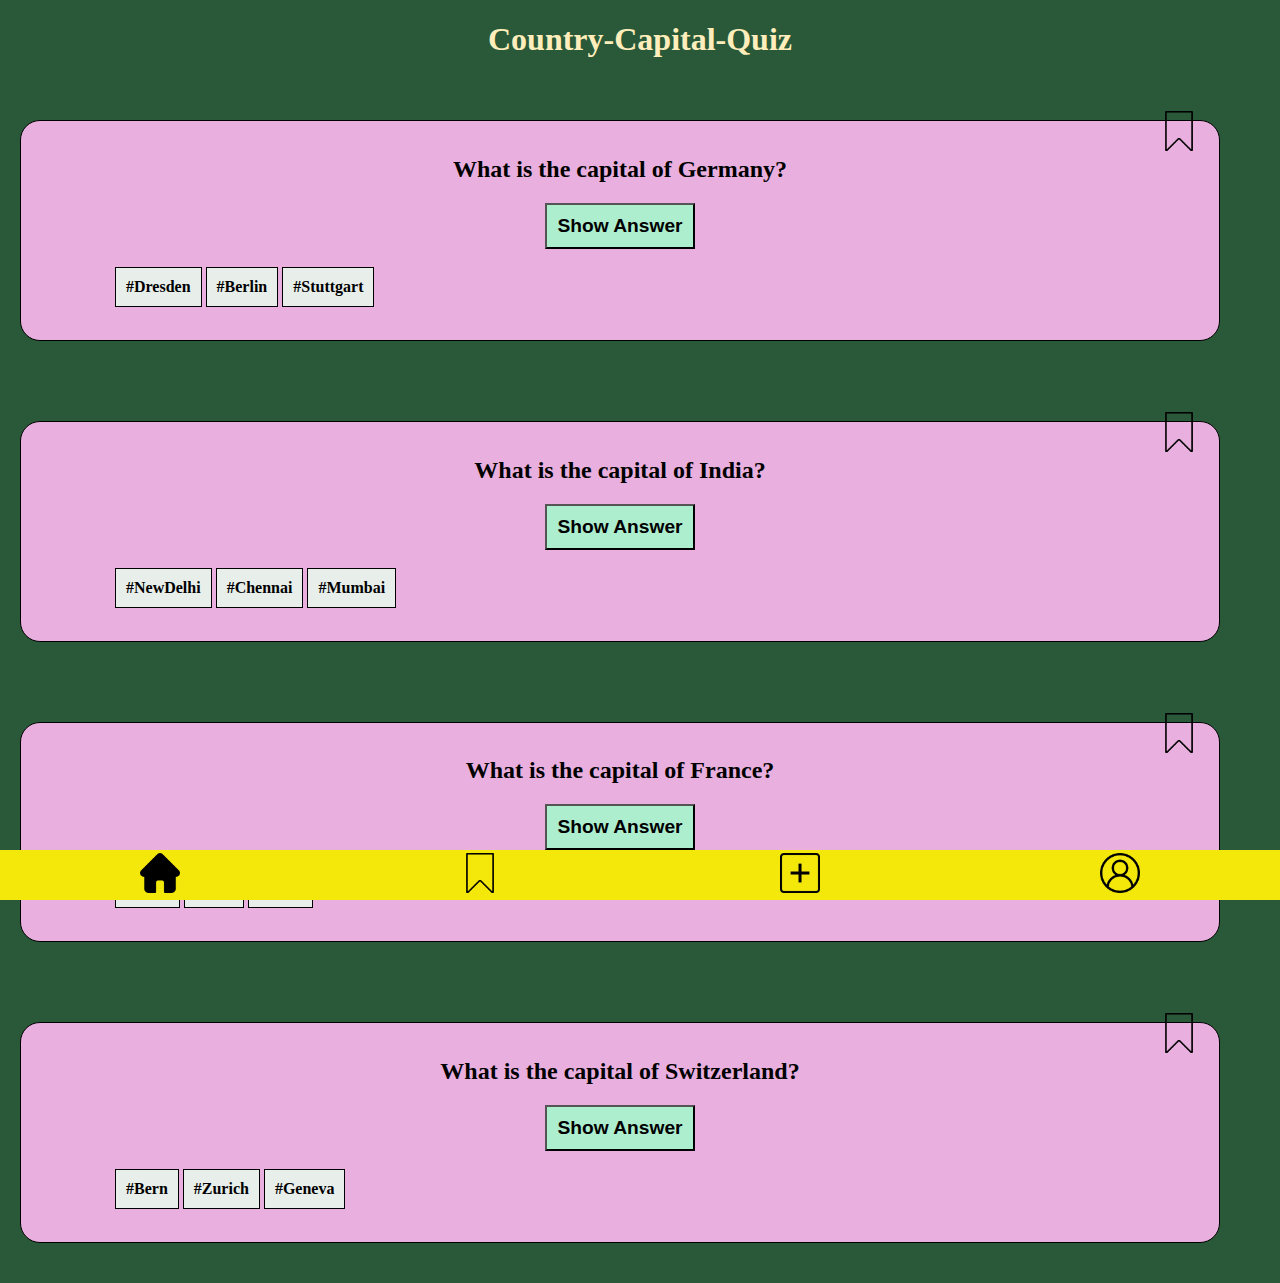
<file: index.html>
<!DOCTYPE html>
<html lang="en">
  <head>
    <meta charset="UTF-8" />
    <meta name="viewport" content="width=device-width, initial-scale=1.0" />
    <title>Document</title>
    <link rel="Stylesheet" href="./css/cards.css" />
    <script src="./js/index.js" defer></script>
  </head>
  <body>
    <header>
      <h1 class="header--appName">Country-Capital-Quiz</h1>
    </header>
    <main>
      <section class="main--QuesCard1">
        <img
          class="main--QuesCard1--bookmark"
          src="./image/bookmark_transparent.png"
          alt="bookmark image"
          data-js="bookmark"
        ></img>
        <h2>What is the capital of Germany?</h2>
        <button class="main--QuesCard-Button" type="button" data-js = "answerButton">Show Answer</button>
        <p class="answer">The answer is : BERLIN</p>
        <ul class="main--QuesCard1--AnsTag">
          <li>#Dresden</li>
          <li>#Berlin</li>
          <li>#Stuttgart</li>
        </ul>
      </section>

      <section class="main--QuesCard2">
        <img
          class="main--QuesCard1--bookmark"
          src="./image/bookmark_transparent.png"
          alt="bookmark image"
          data-js="bookmark"
        ></img>
        <h2>What is the capital of India?</h2>
        <button class="main--QuesCard-Button" type="button">Show Answer</button>
        <ul class="main--QuesCard1--AnsTag">
          <li>#NewDelhi</li>
          <li>#Chennai</li>
          <li>#Mumbai</li>
        </ul>
      </section>

      <section class="main--QuesCard3">
        <img
          class="main--QuesCard1--bookmark"
          src="./image/bookmark_transparent.png"
          alt="bookmark image"
          data-js="bookmark"
        ></img>
        <h2>What is the capital of France?</h2>
        <button class="main--QuesCard-Button" type="button">Show Answer</button>
        <ul class="main--QuesCard1--AnsTag">
          <li>#Lyon</li>
          <li>#Nice</li>
          <li>#Paris</li>
        </ul>
      </section>

      <section class="main--QuesCard4">
        <img
          class="main--QuesCard1--bookmark"
          src="./image/bookmark_transparent.png"
          alt="bookmark image"
          data-js="bookmark"
        ></img>
        <h2>What is the capital of Switzerland?</h2>
        <button class="main--QuesCard-Button" type="button">Show Answer</button>
        <ul class="main--QuesCard1--AnsTag">
          <li>#Bern</li>
          <li>#Zurich</li>
          <li>#Geneva</li>
        </ul>
      </section>
    </main>
    <footer class="main--footer">
      <nav class="footer--nav">
            <a class="footer--nav--menu" href="index.html"
              ><img class="footer--nav--img" src="./image/home_filled.png" alt="Home"
            /></a>
            <a class="footer--nav--menu" href="bookmark.html"
              ><img class="footer--nav--img" src="./image/bookmark_transparent.png" alt="Bookmark"
            /></a>
            <a class="footer--nav--menu" href="form.html"
          ><img
            class="footer--nav--img"
            src="./image/add-transparent.png"
            alt="Bookmark"
        /></a>
            <a class="footer--nav--menu" href="profile.html"
              ><img class="footer--nav--img" src="./image/profile.png" alt="Profile"
            /></a>
      </nav>
    </footer>
  </body>
</html>
</file>
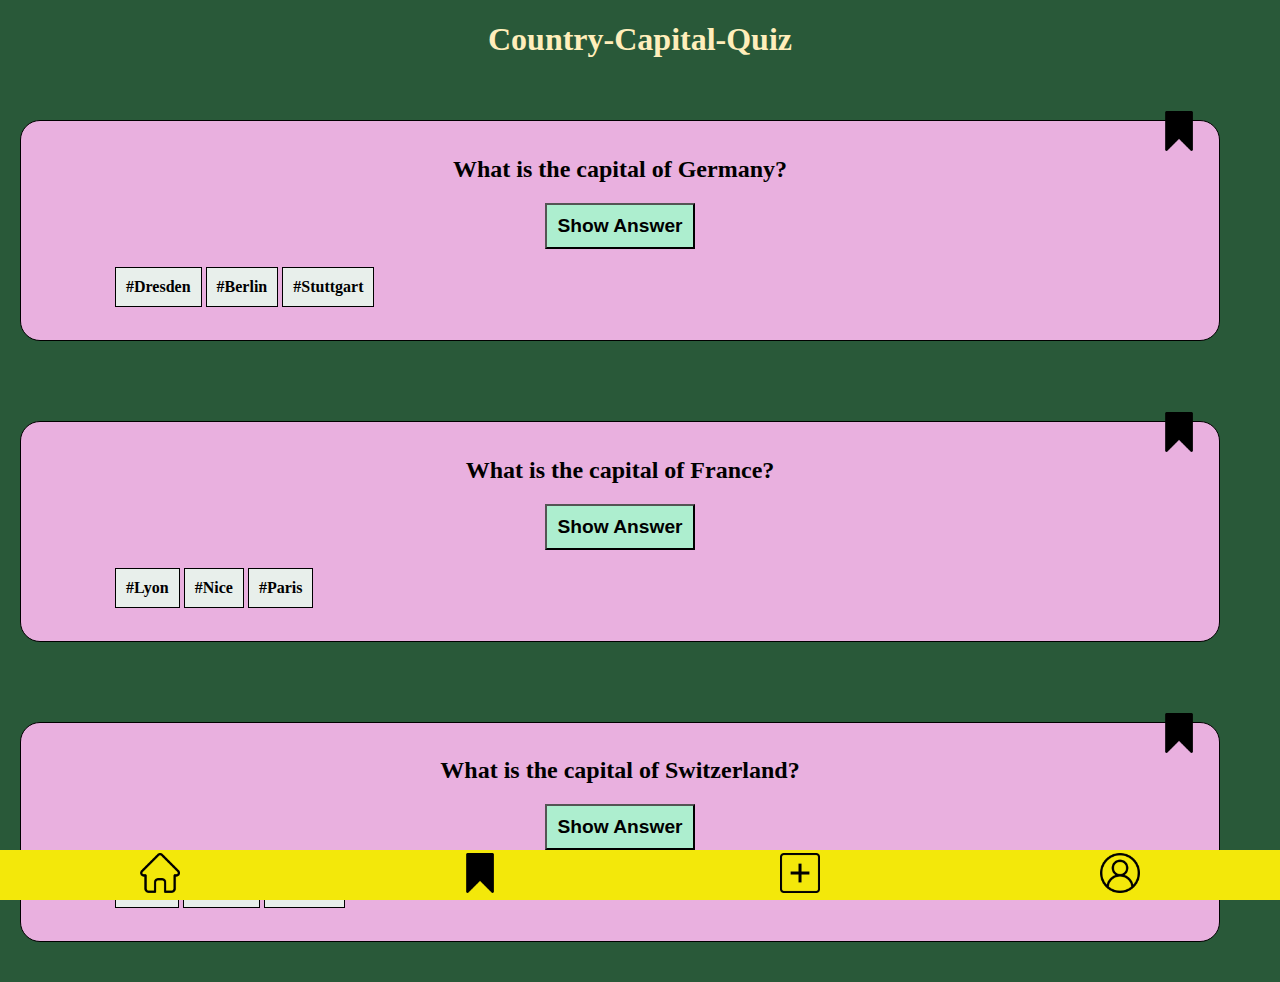
<file: bookmark.html>
<!DOCTYPE html>
<html lang="en">
  <head>
    <meta charset="UTF-8" />
    <meta name="viewport" content="width=device-width, initial-scale=1.0" />
    <title>Document</title>
    <link rel="Stylesheet" href="./css/cards.css" />
  </head>
  <body>
    <header>
      <h1 class="header--appName">Country-Capital-Quiz</h1>
    </header>
    <main>
      <section class="main--QuesCard1">
        <img
          class="main--QuesCard1--bookmark"
          src="./image/bookmark_filled.png"
          alt="bookmark image"
        ></img>
        <h2>What is the capital of Germany?</h2>
        <button class="main--QuesCard-Button" type="button">Show Answer</button>
        <ul class="main--QuesCard1--AnsTag">
          <li>#Dresden</li>
          <li>#Berlin</li>
          <li>#Stuttgart</li>
        </ul>
      </section>
      <section class="main--QuesCard3">
        <img
          class="main--QuesCard1--bookmark"
          src="./image/bookmark_filled.png"
          alt="bookmark image"
        ></img>
        <h2>What is the capital of France?</h2>
        <button class="main--QuesCard-Button" type="button">Show Answer</button>
        <ul class="main--QuesCard1--AnsTag">
          <li>#Lyon</li>
          <li>#Nice</li>
          <li>#Paris</li>
        </ul>
      </section>

      <section class="main--QuesCard4">
        <img
          class="main--QuesCard1--bookmark"
          src="./image/bookmark_filled.png"
          alt="bookmark image"
        ></img>
        <h2>What is the capital of Switzerland?</h2>
        <button class="main--QuesCard-Button" type="button">Show Answer</button>
        <ul class="main--QuesCard1--AnsTag">
          <li>#Bern</li>
          <li>#Zurich</li>
          <li>#Geneva</li>
        </ul>
      </section>
    </main>
    <footer class="main--footer">
      <nav class="footer--nav">
            <a class="footer--nav--menu" href="index.html"
              ><img class="footer--nav--img" src="./image/home.png" alt="Home"
            /></a>
            <a class="footer--nav--menu" href="bookmark.html"
              ><img class="footer--nav--img" src="./image/bookmark_filled.png" alt="Bookmark"
            /></a>
            <a class="footer--nav--menu" href="form.html"
          ><img
            class="footer--nav--img"
            src="./image/add-transparent.png"
            alt="Bookmark"
        /></a>
            <a class="footer--nav--menu" href="profile.html"
              ><img class="footer--nav--img" src="./image/profile.png" alt="Profile"
            /></a>
      </nav>
    </footer>
  </body>
</html>
</file>
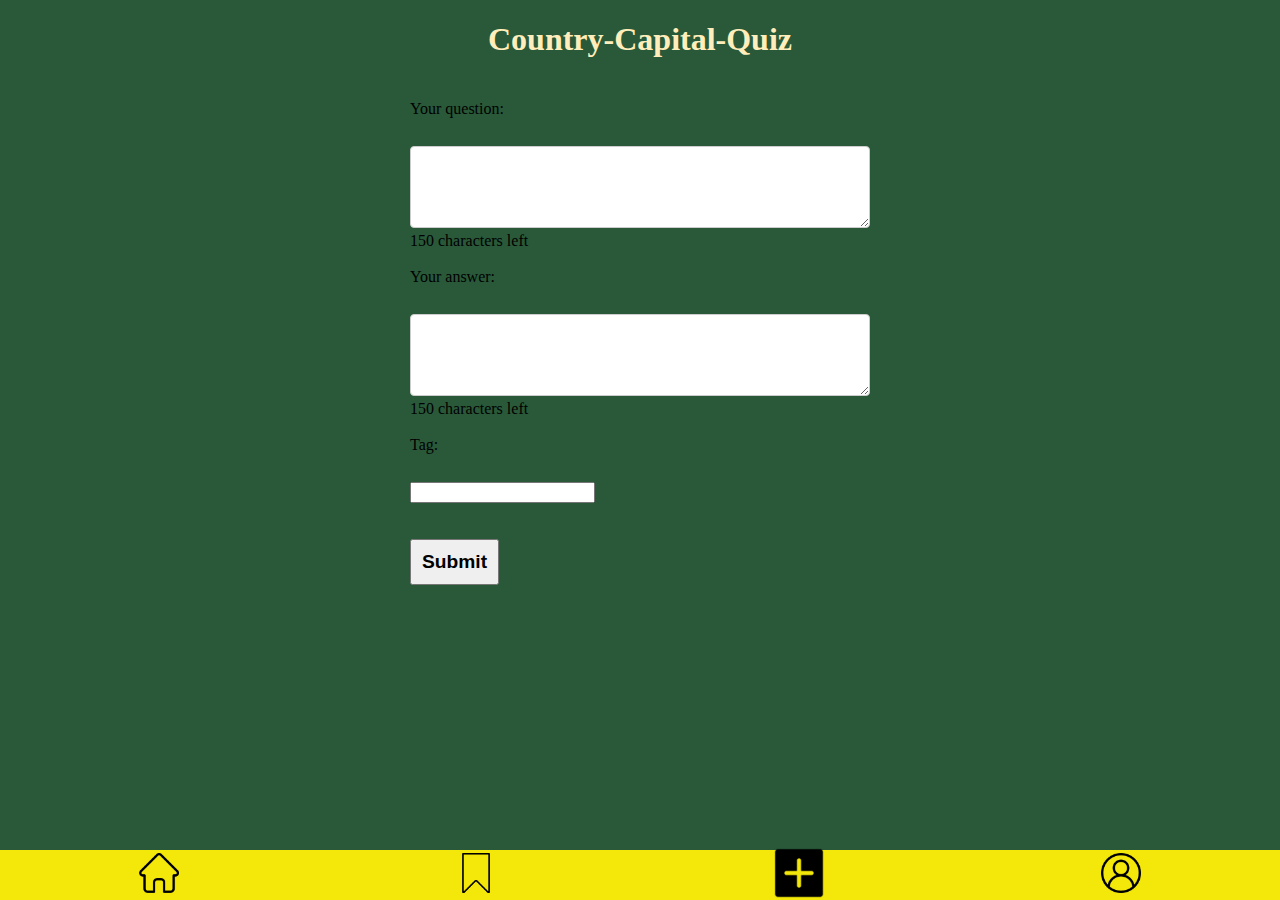
<file: form.html>
<!DOCTYPE html>
<html lang="en">
  <head>
    <meta charset="UTF-8" />
    <meta name="viewport" content="width=device-width, initial-scale=1.0" />
    <title>Document</title>
    <link rel="Stylesheet" href="./css/forms.css" />
    <script src="./js/forms.js" defer></script>
  </head>
  <body>
    <header>
      <h1 class="header--appName">Country-Capital-Quiz</h1>
    </header>
    <form for="forms" data-js="form">
      <label for="question">Your question:</label><br />
      <textarea
        id="question"
        name="question"
        rows="4"
        cols="50"
        maxlength="150"
      ></textarea>
      <span class="questionCharLeft">150 characters left</span>
      <br />
      <br />

      <label for="answer">Your answer:</label><br />
      <textarea
        id="answer"
        name="answer"
        rows="4"
        cols="50"
        maxlength="150"
        data-js="answer"
      ></textarea>
      <span class="answerCharLeft">150 characters left</span>
      <br />
      <br />

      <label for="tag">Tag:</label><br />
      <input type="text" id="tag" name="tag" /><br />
      <br />
      <br />
      <button class="" type="button" data-js="submitButton">Submit</button>
    </form>
    <div data-js="cardContainer"></div>
    <footer class="main--footer">
      <nav class="footer--nav">
        <a class="footer--nav--menu" href="index.html"
          ><img class="footer--nav--img" src="./image/home.png" alt="Home"
        /></a>
        <a class="footer--nav--menu" href="bookmark.html"
          ><img
            class="footer--nav--img"
            src="./image/bookmark_transparent.png"
            alt="Bookmark"
        /></a>
        <a class="footer--nav--menu" href="form.html"
          ><img
            class="footer--nav--addImg"
            src="./image/add-button-solid.png"
            alt="Bookmark"
        /></a>
        <a class="footer--nav--menu" href="profile.html"
          ><img
            class="footer--nav--img"
            src="./image/profile.png"
            alt="Profile"
        /></a>
      </nav>
    </footer>
  </body>
</html>
</file>
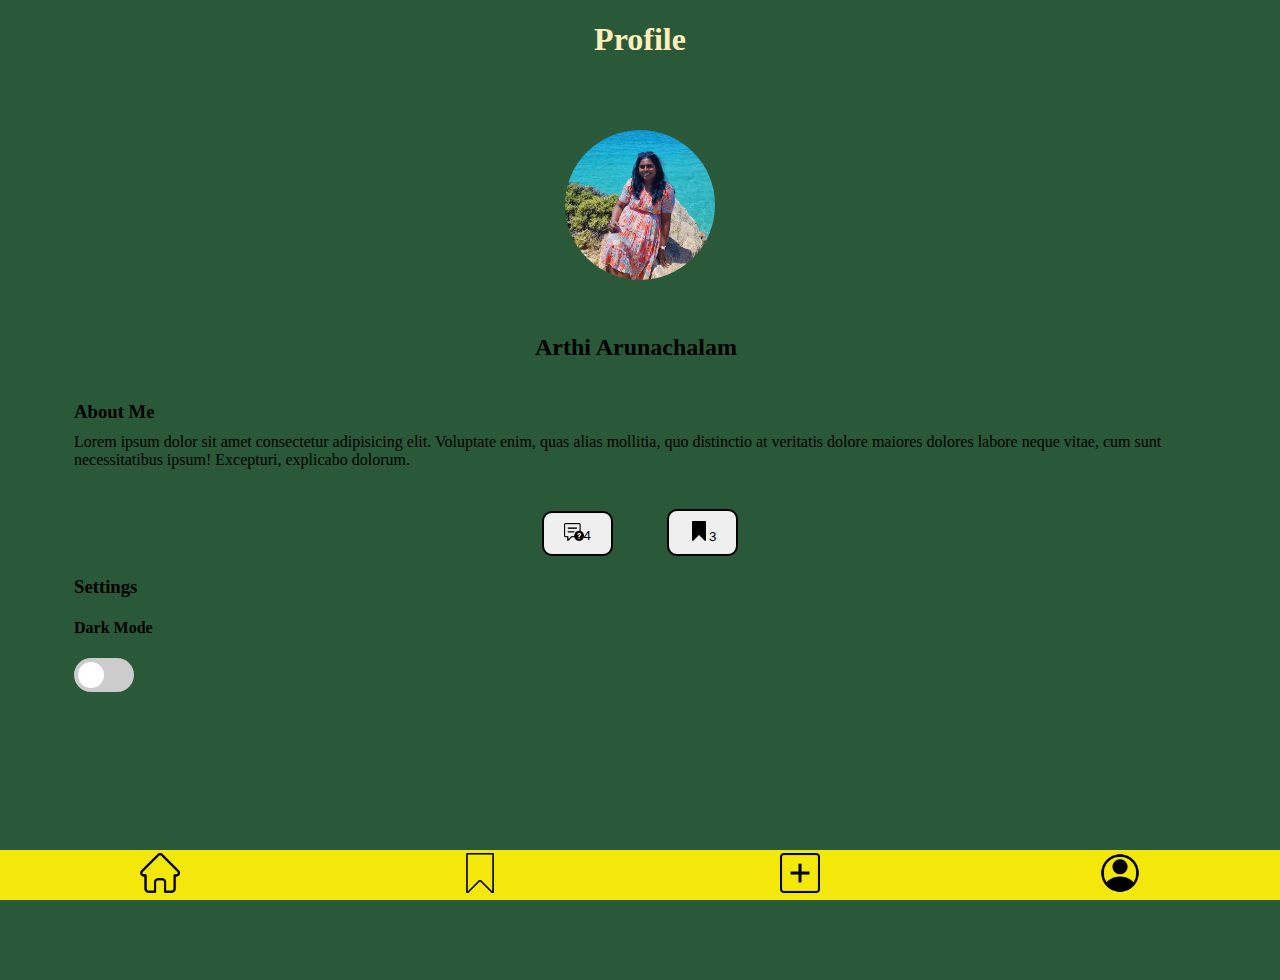
<file: profile.html>
<!DOCTYPE html>
<html lang="en">
  <head>
    <meta charset="UTF-8" />
    <meta name="viewport" content="width=device-width, initial-scale=1.0" />
    <title>Document</title>
    <link rel="stylesheet" href="./css/profile.css" />
    <script src="./js/profile.js" defer></script>
  </head>
  <body>
    <header>
      <h1 class="header--appName">Profile</h1>
    </header>
    <main>
      <section class="profile-container">
        <section class="main--profile">
          <div class="profile-header">
            <img
              src="./image/img_20230626_164446_720.jpg"
              alt="Arthi"
              class="main--profImage"
            />
            <h2 class="main--profName">Arthi Arunachalam</h2>
          </div>
          <section class="main--aboutMe">
            <h3>About Me</h3>
            <p>
              Lorem ipsum dolor sit amet consectetur adipisicing elit. Voluptate
              enim, quas alias mollitia, quo distinctio at veritatis dolore
              maiores dolores labore neque vitae, cum sunt necessitatibus ipsum!
              Excepturi, explicabo dolorum.
            </p>
          </section>
          <section class="main--counterButtons">
            <span class="main--section--span--counterButtons">
              <button class="main--quesCounter" type="button">
                <img src="./image/question.png" alt="Question counter" />4
              </button>
              <button class="main--bookmarkCounter" type="button">
                <img
                  src="./image/bookmark_filled.png"
                  alt="Bookmark counter"
                />3
              </button>
            </span>
          </section>
          <section class="main--settings-section">
            <h3>Settings</h3>
            <div class="toggle-switch-container">
              <h4 class="main--toggleSwitchHeading">Dark Mode</h4>
              <label class="switch">
                <input type="checkbox" id="darkModeToggle" />
                <span class="slider round"></span>
              </label>
            </div>
          </section>
        </section>
      </section>
    </main>
    <footer class="main--footer">
      <nav class="footer--nav">
        <a class="footer--nav--menu" href="index.html"
          ><img class="footer--nav--img" src="./image/home.png" alt="Home"
        /></a>
        <a class="footer--nav--menu" href="bookmark.html"
          ><img
            class="footer--nav--img"
            src="./image/bookmark_transparent.png"
            alt="Bookmark"
        /></a>
        <a class="footer--nav--menu" href="form.html"
          ><img
            class="footer--nav--img"
            src="./image/add-transparent.png"
            alt="Bookmark"
        /></a>
        <a class="footer--nav--menu" href="profile.html"
          ><img
            class="footer--nav--img"
            src="./image/profile_filled.png"
            alt="Profile"
        /></a>
      </nav>
    </footer>
  </body>
</html>
</file>
<file: css/cards.css>
@import url(./global.css);

main {
  display: flex;
  justify-content: center;
  flex-direction: column;
}
p {
  font-family: Arial, Helvetica, sans-serif;
  font-size: large;
}

.main--QuesCard1,
.main--QuesCard2,
.main--QuesCard3,
.main--QuesCard4 {
  position: relative;
  background-color: #e9b0df;
  display: flex;
  justify-content: center;
  flex-direction: column;
  align-items: center;
  border: solid 1px black;
  border-radius: 20px;
  margin: 40px;
  padding: 15px;
  transition: background-color 1s ease, box-shadow 0.5s ease,
    transform 0.5s ease;
  box-shadow: 0 0 0 rgba(0, 0, 0, 0.2);
  transform: translateX(-20px);
}

.main--QuesCard1:hover,
.main--QuesCard2:hover,
.main--QuesCard3:hover,
.main--QuesCard4:hover {
  background-color: palevioletred;
  box-shadow: 5px 5px 10px rgba(0, 0, 0, 0.3);
  transform: translateX(0);
}

.main--QuesCard-Button {
  background-color: #adeecf;
  padding: 10px;
  font-weight: bolder;
  font-size: larger;
  transition: background-color 0.3s ease, transform 0.3s ease;
}

.main--QuesCard-Button:hover {
  background-color: #69d2a6;
  transform: scale(1.1);
}

.main--QuesCard1--AnsTag {
  width: 80vw;
  display: flex;
  list-style: none;
  justify-content: left;
  padding-left: 5px;
  flex-wrap: wrap;
}
.main--QuesCard1--AnsTag li {
  display: flex;
  border: solid 1px black;
  background-color: #e8efeb;
  padding: 10px;
  font-weight: bolder;
  margin: 2px;
}

.main--QuesCard1--bookmark,
.main--QuesCard2--bookmark,
.main--QuesCard3--bookmark,
.main--QuesCard4--bookmark {
  width: 40px;
  position: absolute;
  top: -10px;
  right: 20px;
}

.hidden {
  display: none;
}
</file>
<file: css/forms.css>
@import url(./global.css);

h1 {
  text-align: center;
}

form {
  max-width: 500px;
  margin: 0 auto;
  padding: 20px;
  border-radius: 5px;
}

label {
  display: block;
  margin-bottom: 10px;
}
span {
  color: black;
}
textarea {
  width: 100%;
  padding: 10px;
  border: 1px solid #ccc;
  border-radius: 4px;
  box-sizing: border-box;
  resize: vertical;
}

button {
  padding: 10px;
  font-weight: bolder;
  font-size: larger;
}

.main--QuesCard1 {
  position: relative;
  background-color: #e9b0df;
  display: flex;
  justify-content: center;
  flex-direction: column;
  align-items: center;
  border: solid 1px black;
  border-radius: 20px;
  margin: 40px;
  padding: 15px;
}

.main--QuesCard-Button {
  background-color: #adeecf;
  padding: 10px;
  font-weight: bolder;
  font-size: larger;
}

.main--QuesCard1--AnsTag {
  width: 80vw;
  display: flex;
  list-style: none;
  justify-content: left;
  padding-left: 5px;
  flex-wrap: wrap;
}
.main--QuesCard1--AnsTag li {
  display: flex;
  border: solid 1px black;
  background-color: #e8efeb;
  padding: 20px;
  font-weight: bolder;
  margin: 2px;
}

.main--QuesCard1--bookmark {
  width: 40px;
  position: absolute;
  top: -10px;
  right: 20px;
}

.footer--nav--addImg {
  width: 50px;
}
</file>
<file: css/profile.css>
@import url(./global.css);

.main--toggleSwitchHeading {
  align-items: center;
}

p,
h3 {
  margin: 10px;
}

/* .profile-container {
  display: flex;
  justify-content: center;
  align-items: center;
  height: 100vh;
} */
.profile-container {
  display: flex;
  justify-content: center;
  align-items: flex-start;
  height: 100vh;
}

.main--profile {
  display: flex;
  flex-direction: column;
  align-items: center;
  margin-top: 20px;
}
.main--profImage {
  border-radius: 55%;
  width: 150px;
  height: 150px;
  object-fit: cover;
  margin: 30px;
}

.main--profName {
  font-weight: bold;
}

.main--aboutMe {
  margin: 10px;
  width: 90%;
}

.main--section--span-list {
  width: 30px;
}

.main--settings {
  margin: 30px;
  margin-top: 60px;
}

.main--settings-section {
  margin: 10px;
  width: 90%;
}
.main-toggleSwitch {
  display: grid;
  grid-template-columns: 2fr 2fr;
  justify-content: space-around;
  align-items: center;
  padding: 10px;
  margin-left: 20px;
  flex-grow: 1;
}

.switch {
  position: relative;
  display: inline-block;
  width: 60px;
  height: 34px;
}

.switch input {
  opacity: 0;
  width: 0;
  height: 0;
}

.slider {
  position: absolute;
  cursor: pointer;
  top: 0;
  left: 0;
  right: 0;
  bottom: 0;
  background-color: #ccc;
  -webkit-transition: 0.4s;
  transition: 0.4s;
}

.slider:before {
  position: absolute;
  content: "";
  height: 26px;
  width: 26px;
  left: 4px;
  bottom: 4px;
  background-color: white;
  -webkit-transition: 0.4s;
  transition: 0.4s;
}

input:checked + .slider {
  background-color: black;
}

input:focus + .slider {
  box-shadow: 0 0 1px black;
}

input:checked + .slider:before {
  -webkit-transform: translateX(26px);
  -ms-transform: translateX(26px);
  transform: translateX(26px);
}

/* Rounded sliders */
.slider.round {
  border-radius: 34px;
}

.slider.round:before {
  border-radius: 50%;
}

.toggle-switch-container {
  margin: 10px;
}
.main--counterButtons {
  display: flex;
  justify-content: center;
  align-items: center;
  margin-top: 20px;
}

.main--quesCounter,
.main--bookmarkCounter {
  border: 2px solid black;
  border-radius: 10px;
  padding: 10px 20px;
  list-style: none;
}

.main--bookmarkCounter {
  border: 2px solid black;
  border-radius: 10px;
  padding: 10px 20px;
  list-style: none;
  margin-left: 50px;
}

.main--section--span--counterButtons img {
  width: 20px;
}

.dark-mode {
  background-color: #333;
  color: #fff;
}
</file>
